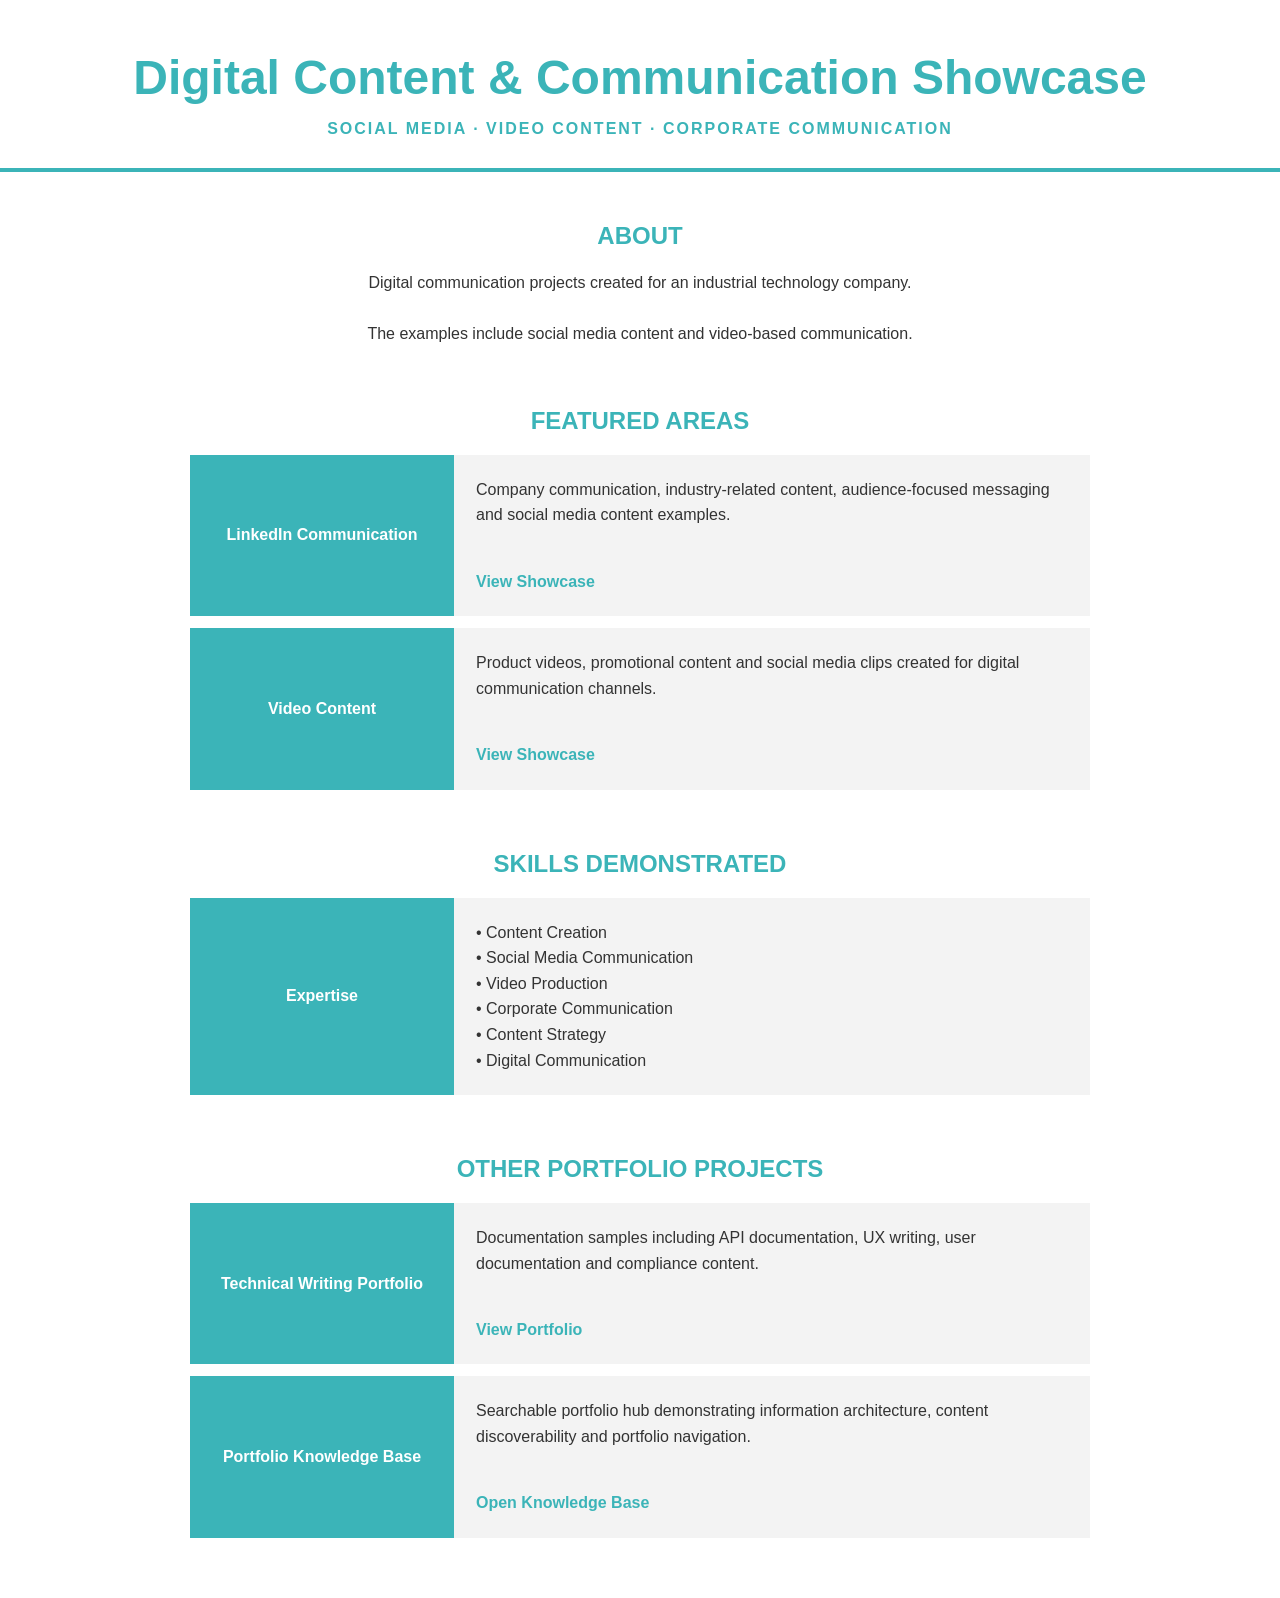
<file: index.html>
<!DOCTYPE html>
<html lang="en">

<head>
    <meta charset="UTF-8">
    <meta name="viewport" content="width=device-width, initial-scale=1.0">
    <title>Digital Content & Communication Showcase</title>
    <link rel="stylesheet" href="styles.css">
</head>

<body>

<header>

    <h1>Digital Content & Communication Showcase</h1>

    <div class="tagline">
        Social Media · Video Content · Corporate Communication
    </div>

</header>

<hr>


<section>

    <h2>About</h2>

    <p class="intro">

        Digital communication projects created for an industrial technology company.
    <br><br>
        The examples include social media content and video-based communication.

    </p>

</section>


<section>

    <h2>Featured Areas</h2>

    <div class="split-card">

        <div class="split-left">
            LinkedIn Communication
        </div>

        <div class="split-right">

            Company communication, industry-related content,
            audience-focused messaging and social media content examples.

            <br><br>

<a href="https://github.com/marina-wagner-techdoc/gner-techdoc.github.io/tree/main/linkedin-showcase"
   target="_blank">
    View Showcase
</a>


        </div>

    </div>

    <div class="split-card">

        <div class="split-left">
            Video Content
        </div>

        <div class="split-right">

            Product videos, promotional content and social media clips
            created for digital communication channels.

            <br><br>

<a href="https://github.com/marina-wagner-techdoc/marina-wagner-techdoc.github.io/tree/main/video-showcase"
   target="_blank">
    View Showcase
</a>


        </div>

    </div>

</section>

<section>

    <h2>Skills Demonstrated</h2>

    <div class="split-card">

        <div class="split-left">
            Expertise
        </div>

        <div class="split-right">

            • Content Creation<br>
            • Social Media Communication<br>
            • Video Production<br>
            • Corporate Communication<br>
            • Content Strategy<br>
            • Digital Communication

        </div>

    </div>

</section>

<section>

    <h2>Other Portfolio Projects</h2>

    <div class="split-card">

        <div class="split-left">
            Technical Writing Portfolio
        </div>

        <div class="split-right">

            Documentation samples including API documentation,
            UX writing, user documentation and compliance content.

            <br><br>


<a href="https://github.com/marina-wagner-techdoc/technical-writing-portfolio"
   target="_blank">
    View Portfolio
</a>


        </div>

    </div>

    <div class="split-card">

        <div class="split-left">
            Portfolio Knowledge Base
        </div>

        <div class="split-right">

            Searchable portfolio hub demonstrating information architecture,
            content discoverability and portfolio navigation.

            <br><br>

<a href="https://marina-wagner-techdoc.github.io/documentation-search-interface/"
   target="_blank">
    Open Knowledge Base
</a>


        </div>

    </div>

</section>

</body>

</html>
</file>
<file: styles.css>
:root {
    --accent: #3BB4B8;
    --light-grey: #F3F3F3;
    --text: #333333;
}

body {
    font-family: Arial, sans-serif;
    margin: 0;
    color: var(--text);
    background-color: white;
    text-align: center;
}

header {
    padding: 50px 20px 30px;
}

h1 {
    color: var(--accent);
    font-size: 3rem;
    margin: 0;
}

h2 {
    color: var(--accent);
    text-transform: uppercase;
    margin: 50px 0 20px;
}

.tagline {
    color: var(--accent);
    font-size: 1rem;
    font-weight: bold;
    text-transform: uppercase;
    letter-spacing: 2px;
    margin-top: 15px;
}

hr {
    border: none;
    height: 4px;
    background-color: var(--accent);
    width: 100%;
    margin: 0;
}

section {
    margin-bottom: 60px;
}

.intro {
    max-width: 900px;
    margin: 0 auto 30px;
    line-height: 1.6;
}

.split-card {
    display: flex;
    max-width: 900px;
    margin: 12px auto;
}

.split-left {
    background-color: var(--accent);
    color: white;
    width: 220px;
    padding: 22px;
    font-weight: bold;

    display: flex;
    align-items: center;
    justify-content: center;
    text-align: center;
}

.split-right {
    background-color: var(--light-grey);
    flex: 1;
    padding: 22px;
    text-align: left;
    line-height: 1.6;
}

.split-right p {
    margin-top: 0;
}

.split-right a {
    display: inline-block;
    margin-top: 15px;
    text-decoration: none;
    color: var(--accent);
    font-weight: bold;
}

.split-right a:hover {
    text-decoration: underline;
}

.search-box {
    max-width: 900px;
    margin: 50px auto;
}

input {
    width: 100%;
    padding: 15px;
    border: 2px solid var(--accent);
    box-sizing: border-box;
    font-size: 1rem;
    outline: none;
}

input:focus {
    border-color: var(--accent);
}

.result-card {
    display: flex;
    max-width: 900px;
    margin: 12px auto;
    text-decoration: none;
    color: inherit;
}

.result-card:hover {
    opacity: 0.95;
}

.card-title {
    background-color: var(--accent);
    color: white;
    width: 220px;
    padding: 22px;
    font-weight: bold;

    display: flex;
    align-items: center;
    justify-content: center;
    text-align: center;
}

.card-content {
    background-color: var(--light-grey);
    flex: 1;
    padding: 22px;
    text-align: left;
}

#search-results {
    max-width: 900px;
    margin: 30px auto;
}

#results-heading {
    display: none;
}

@media (max-width: 700px) {

    .split-card,
    .result-card {
        flex-direction: column;
    }

    .split-left,
    .card-title {
        width: auto;
    }

}
</file>
